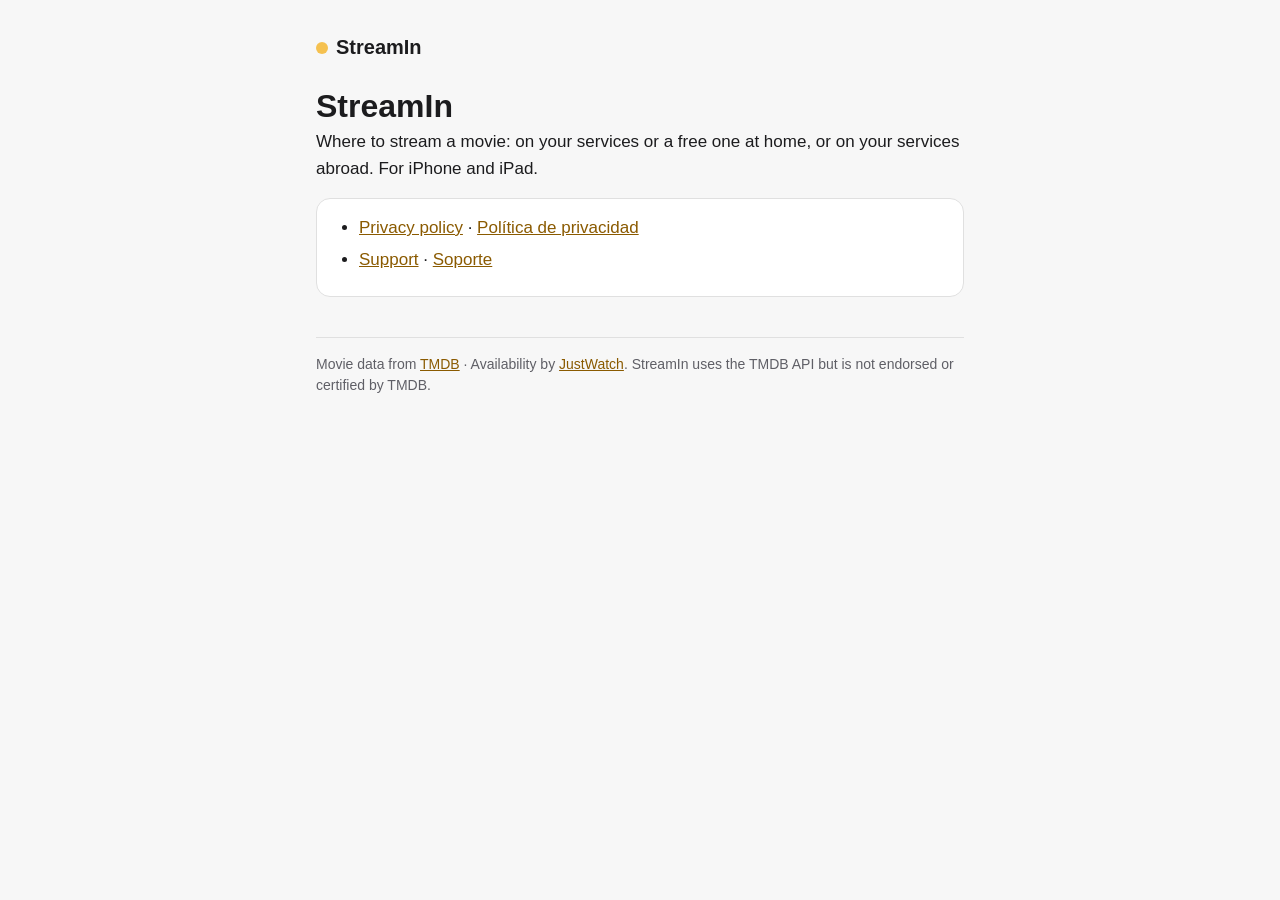
<file: site/index.html>
<!doctype html>
<html lang="en">
<head>
  <meta charset="utf-8">
  <meta name="viewport" content="width=device-width, initial-scale=1">
  <title>StreamIn</title>
  <meta name="description" content="StreamIn for iPhone and iPad: where to stream a movie, in your country and on your services abroad.">
  <link rel="stylesheet" href="style.css">
</head>
<body>
  <main>
    <header>
      <a class="brand" href="./">StreamIn</a>
    </header>

    <h1>StreamIn</h1>
    <p>Where to stream a movie: on your services or a free one at home, or on your services
    abroad. For iPhone and iPad.</p>

    <div class="card">
      <ul>
        <li><a href="privacy/">Privacy policy</a> · <a href="es/privacy/" lang="es">Política de privacidad</a></li>
        <li><a href="support/">Support</a> · <a href="es/support/" lang="es">Soporte</a></li>
      </ul>
    </div>

    <footer>
      <p>Movie data from <a href="https://www.themoviedb.org/">TMDB</a> · Availability by
      <a href="https://www.justwatch.com/">JustWatch</a>. StreamIn uses the TMDB API but is not
      endorsed or certified by TMDB.</p>
    </footer>
  </main>
</body>
</html>
</file>
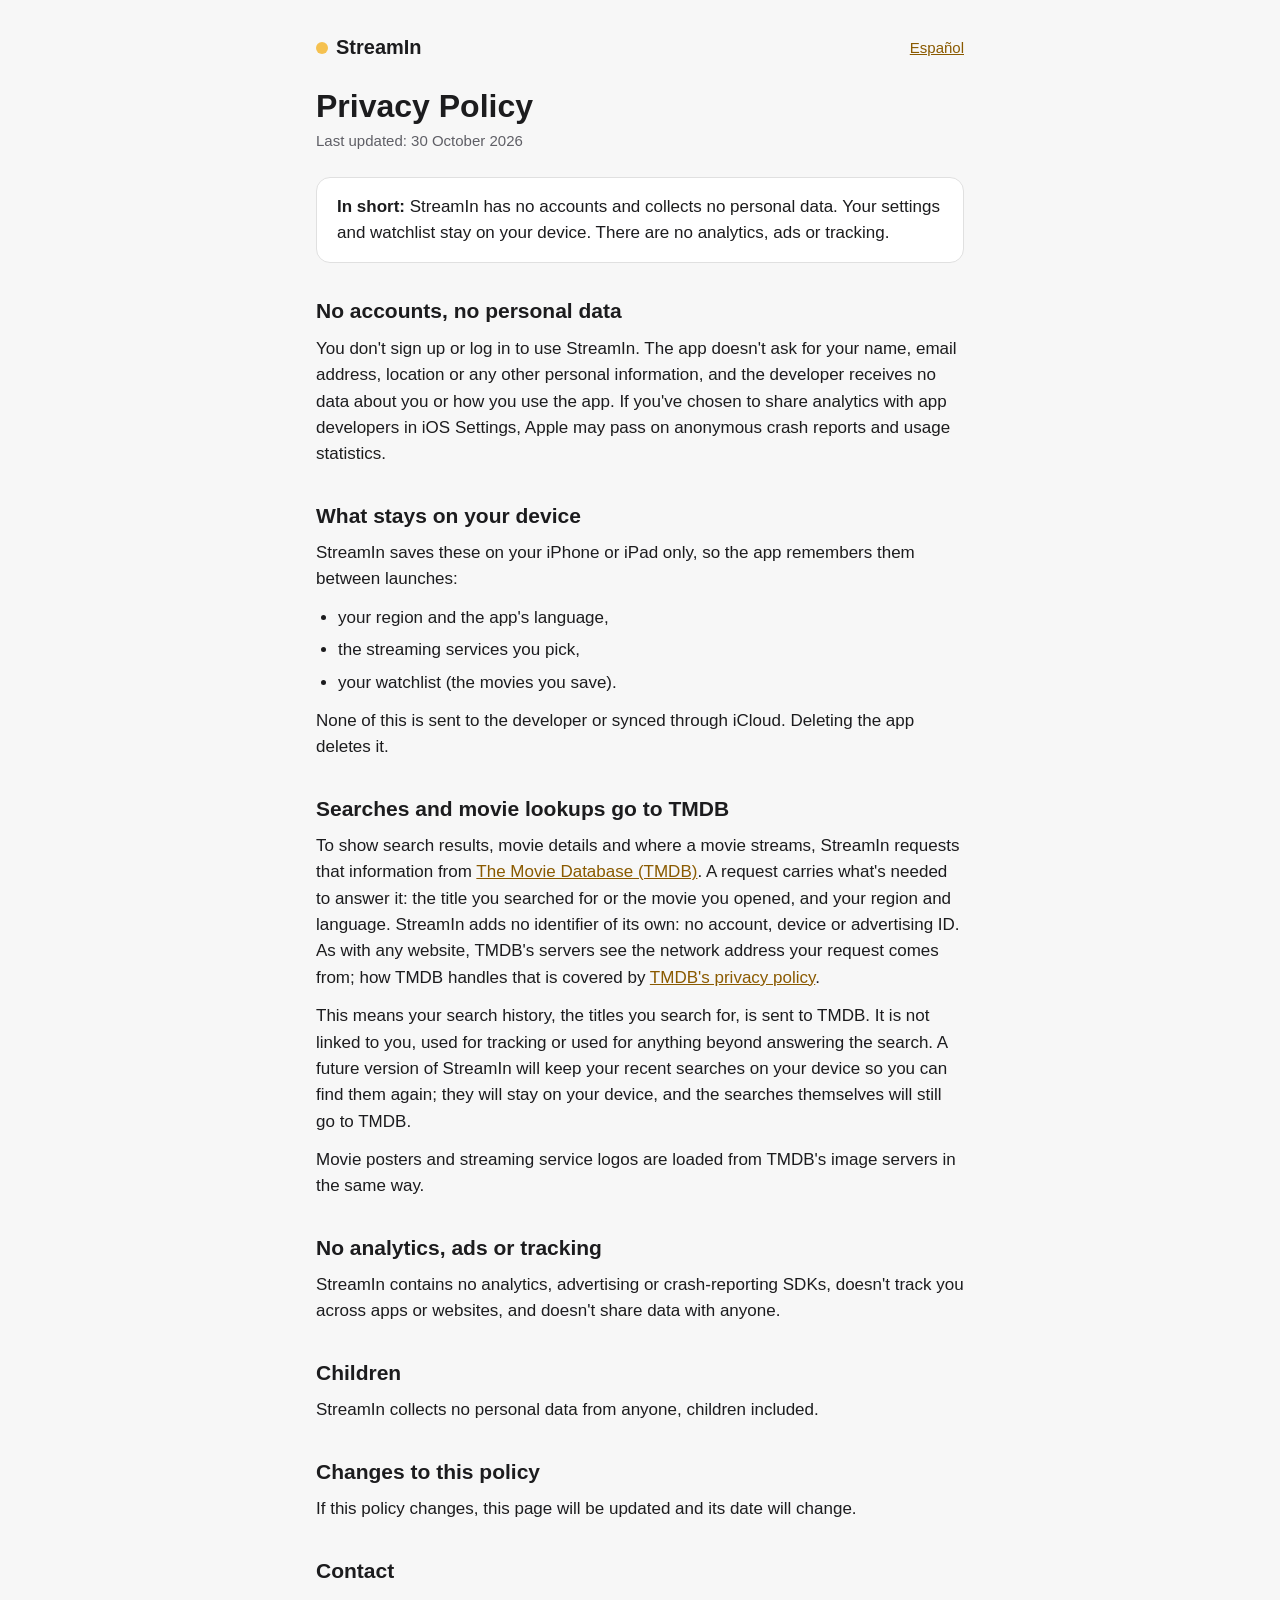
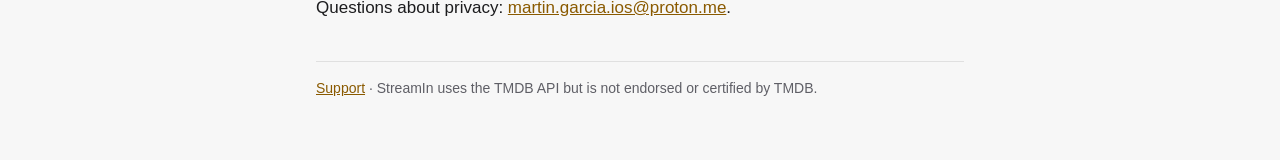
<file: site/privacy/index.html>
<!doctype html>
<html lang="en">
<head>
  <meta charset="utf-8">
  <meta name="viewport" content="width=device-width, initial-scale=1">
  <title>Privacy Policy · StreamIn</title>
  <meta name="description" content="StreamIn collects no personal data. Your settings and watchlist stay on your device.">
  <link rel="alternate" hreflang="es" href="../es/privacy/">
  <link rel="stylesheet" href="../style.css">
</head>
<body>
  <main>
    <header>
      <a class="brand" href="../">StreamIn</a>
      <a class="language" href="../es/privacy/" hreflang="es" lang="es">Español</a>
    </header>

    <h1>Privacy Policy</h1>
    <p class="updated">Last updated: 30 October 2026</p>

    <div class="card">
      <p><strong>In short:</strong> StreamIn has no accounts and collects no personal data.
      Your settings and watchlist stay on your device. There are no analytics, ads or tracking.</p>
    </div>

    <h2>No accounts, no personal data</h2>
    <p>You don't sign up or log in to use StreamIn. The app doesn't ask for your name, email
    address, location or any other personal information, and the developer receives no data
    about you or how you use the app. If you've chosen to share analytics with app developers in
    iOS Settings, Apple may pass on anonymous crash reports and usage statistics.</p>

    <h2>What stays on your device</h2>
    <p>StreamIn saves these on your iPhone or iPad only, so the app remembers them between
    launches:</p>
    <ul>
      <li>your region and the app's language,</li>
      <li>the streaming services you pick,</li>
      <li>your watchlist (the movies you save).</li>
    </ul>
    <p>None of this is sent to the developer or synced through iCloud. Deleting the app deletes it.</p>

    <h2>Searches and movie lookups go to TMDB</h2>
    <p>To show search results, movie details and where a movie streams, StreamIn requests that
    information from <a href="https://www.themoviedb.org/">The Movie Database (TMDB)</a>. A request
    carries what's needed to answer it: the title you searched for or the movie you opened, and
    your region and language. StreamIn adds no identifier of its own: no account, device or
    advertising ID. As with any website, TMDB's servers see the network address your request comes
    from; how TMDB handles that is covered by
    <a href="https://www.themoviedb.org/privacy-policy">TMDB's privacy policy</a>.</p>
    <p>This means your search history, the titles you search for, is sent to TMDB. It is not linked
    to you, used for tracking or used for anything beyond answering the search. A future version
    of StreamIn will keep your recent searches on your device so you can find them again; they
    will stay on your device, and the searches themselves will still go to TMDB.</p>
    <p>Movie posters and streaming service logos are loaded from TMDB's image servers in the same way.</p>

    <h2>No analytics, ads or tracking</h2>
    <p>StreamIn contains no analytics, advertising or crash-reporting SDKs, doesn't track you across
    apps or websites, and doesn't share data with anyone.</p>

    <h2>Children</h2>
    <p>StreamIn collects no personal data from anyone, children included.</p>

    <h2>Changes to this policy</h2>
    <p>If this policy changes, this page will be updated and its date will change.</p>

    <h2>Contact</h2>
    <p>Questions about privacy: <a href="mailto:martin.garcia.ios@proton.me">martin.garcia.ios@proton.me</a>.</p>

    <footer>
      <p><a href="../support/">Support</a> · StreamIn uses the TMDB API but is not endorsed or
      certified by TMDB.</p>
    </footer>
  </main>
</body>
</html>
</file>
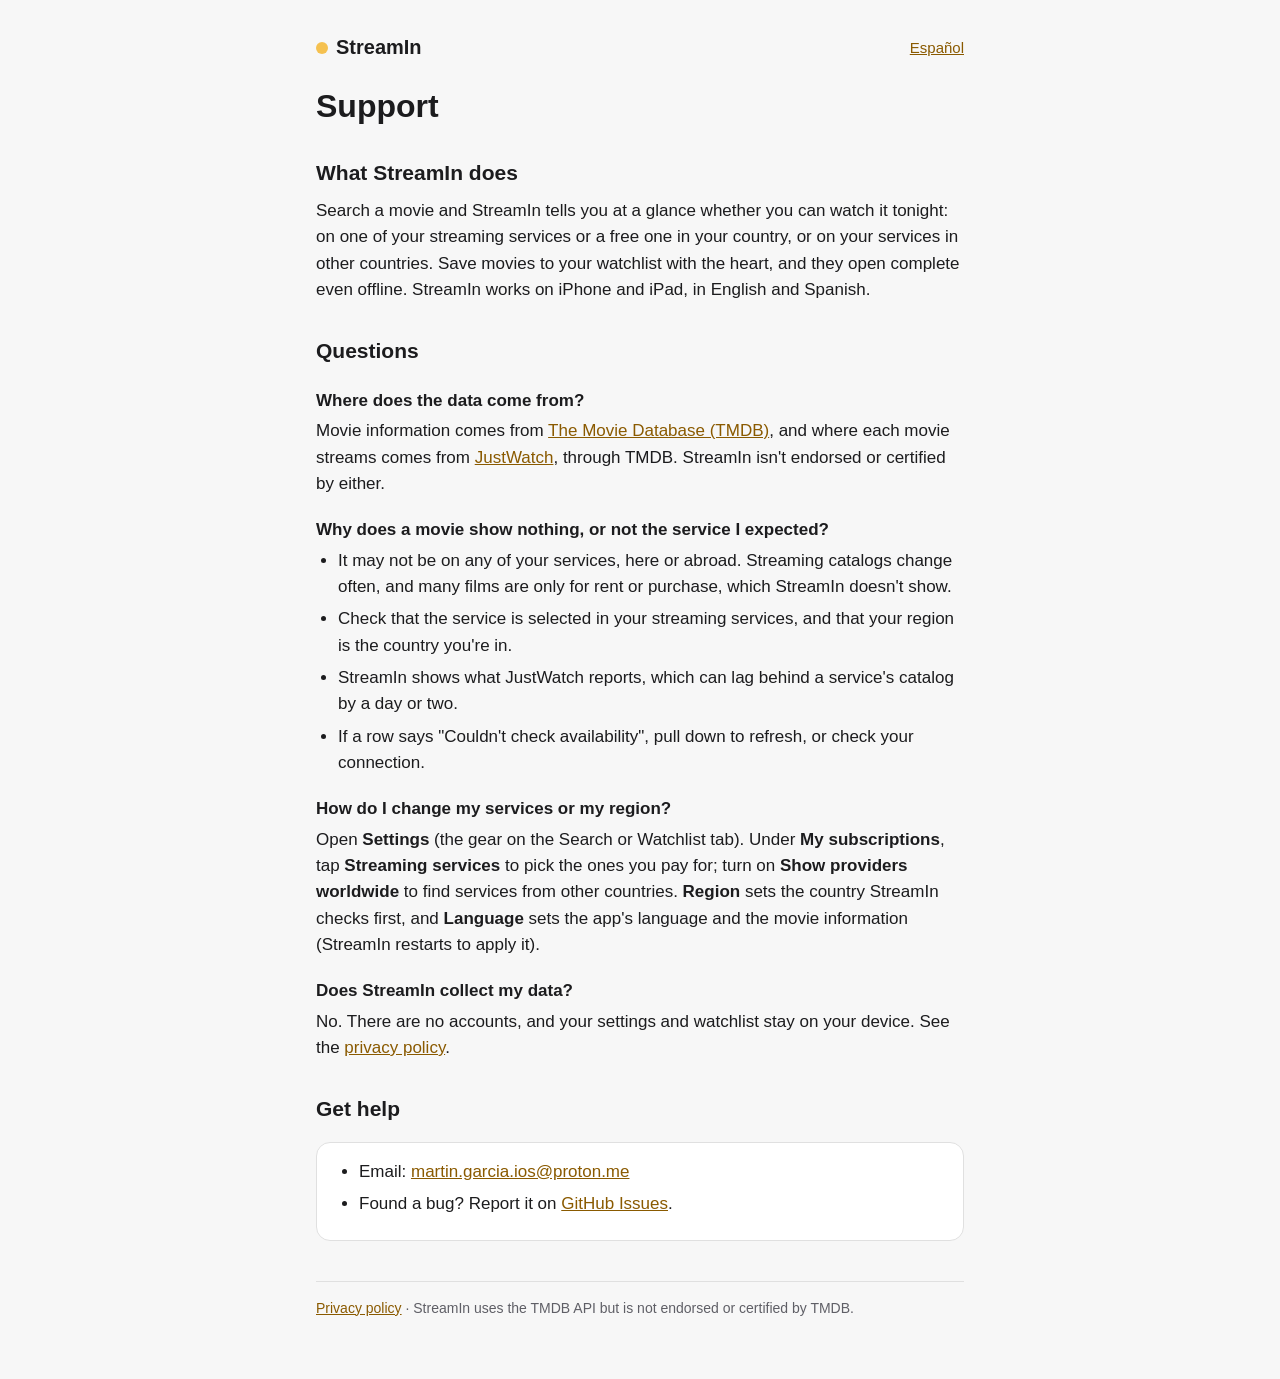
<file: site/support/index.html>
<!doctype html>
<html lang="en">
<head>
  <meta charset="utf-8">
  <meta name="viewport" content="width=device-width, initial-scale=1">
  <title>Support · StreamIn</title>
  <meta name="description" content="Help with StreamIn: where its data comes from, why a movie shows nothing, and how to get in touch.">
  <link rel="alternate" hreflang="es" href="../es/support/">
  <link rel="stylesheet" href="../style.css">
</head>
<body>
  <main>
    <header>
      <a class="brand" href="../">StreamIn</a>
      <a class="language" href="../es/support/" hreflang="es" lang="es">Español</a>
    </header>

    <h1>Support</h1>

    <h2>What StreamIn does</h2>
    <p>Search a movie and StreamIn tells you at a glance whether you can watch it tonight: on one
    of your streaming services or a free one in your country, or on your services in other
    countries. Save movies to your watchlist with the heart, and they open complete even offline.
    StreamIn works on iPhone and iPad, in English and Spanish.</p>

    <h2>Questions</h2>

    <h3>Where does the data come from?</h3>
    <p>Movie information comes from <a href="https://www.themoviedb.org/">The Movie Database
    (TMDB)</a>, and where each movie streams comes from <a href="https://www.justwatch.com/">JustWatch</a>,
    through TMDB. StreamIn isn't endorsed or certified by either.</p>

    <h3>Why does a movie show nothing, or not the service I expected?</h3>
    <ul>
      <li>It may not be on any of your services, here or abroad. Streaming catalogs change often,
      and many films are only for rent or purchase, which StreamIn doesn't show.</li>
      <li>Check that the service is selected in your streaming services, and that your region is
      the country you're in.</li>
      <li>StreamIn shows what JustWatch reports, which can lag behind a service's catalog by a day
      or two.</li>
      <li>If a row says "Couldn't check availability", pull down to refresh, or check your
      connection.</li>
    </ul>

    <h3>How do I change my services or my region?</h3>
    <p>Open <strong>Settings</strong> (the gear on the Search or Watchlist tab). Under
    <strong>My subscriptions</strong>, tap <strong>Streaming services</strong> to pick the ones you
    pay for; turn on <strong>Show providers worldwide</strong> to find services from other
    countries. <strong>Region</strong> sets the country StreamIn checks first, and
    <strong>Language</strong> sets the app's language and the movie information (StreamIn restarts
    to apply it).</p>

    <h3>Does StreamIn collect my data?</h3>
    <p>No. There are no accounts, and your settings and watchlist stay on your device. See the
    <a href="../privacy/">privacy policy</a>.</p>

    <h2>Get help</h2>
    <div class="card">
      <ul>
        <li>Email: <a href="mailto:martin.garcia.ios@proton.me?subject=StreamIn%20support">martin.garcia.ios@proton.me</a></li>
        <li>Found a bug? Report it on
        <a href="https://github.com/martingarcialopez/StreamIn/issues">GitHub Issues</a>.</li>
      </ul>
    </div>

    <footer>
      <p><a href="../privacy/">Privacy policy</a> · StreamIn uses the TMDB API but is not endorsed
      or certified by TMDB.</p>
    </footer>
  </main>
</body>
</html>
</file>
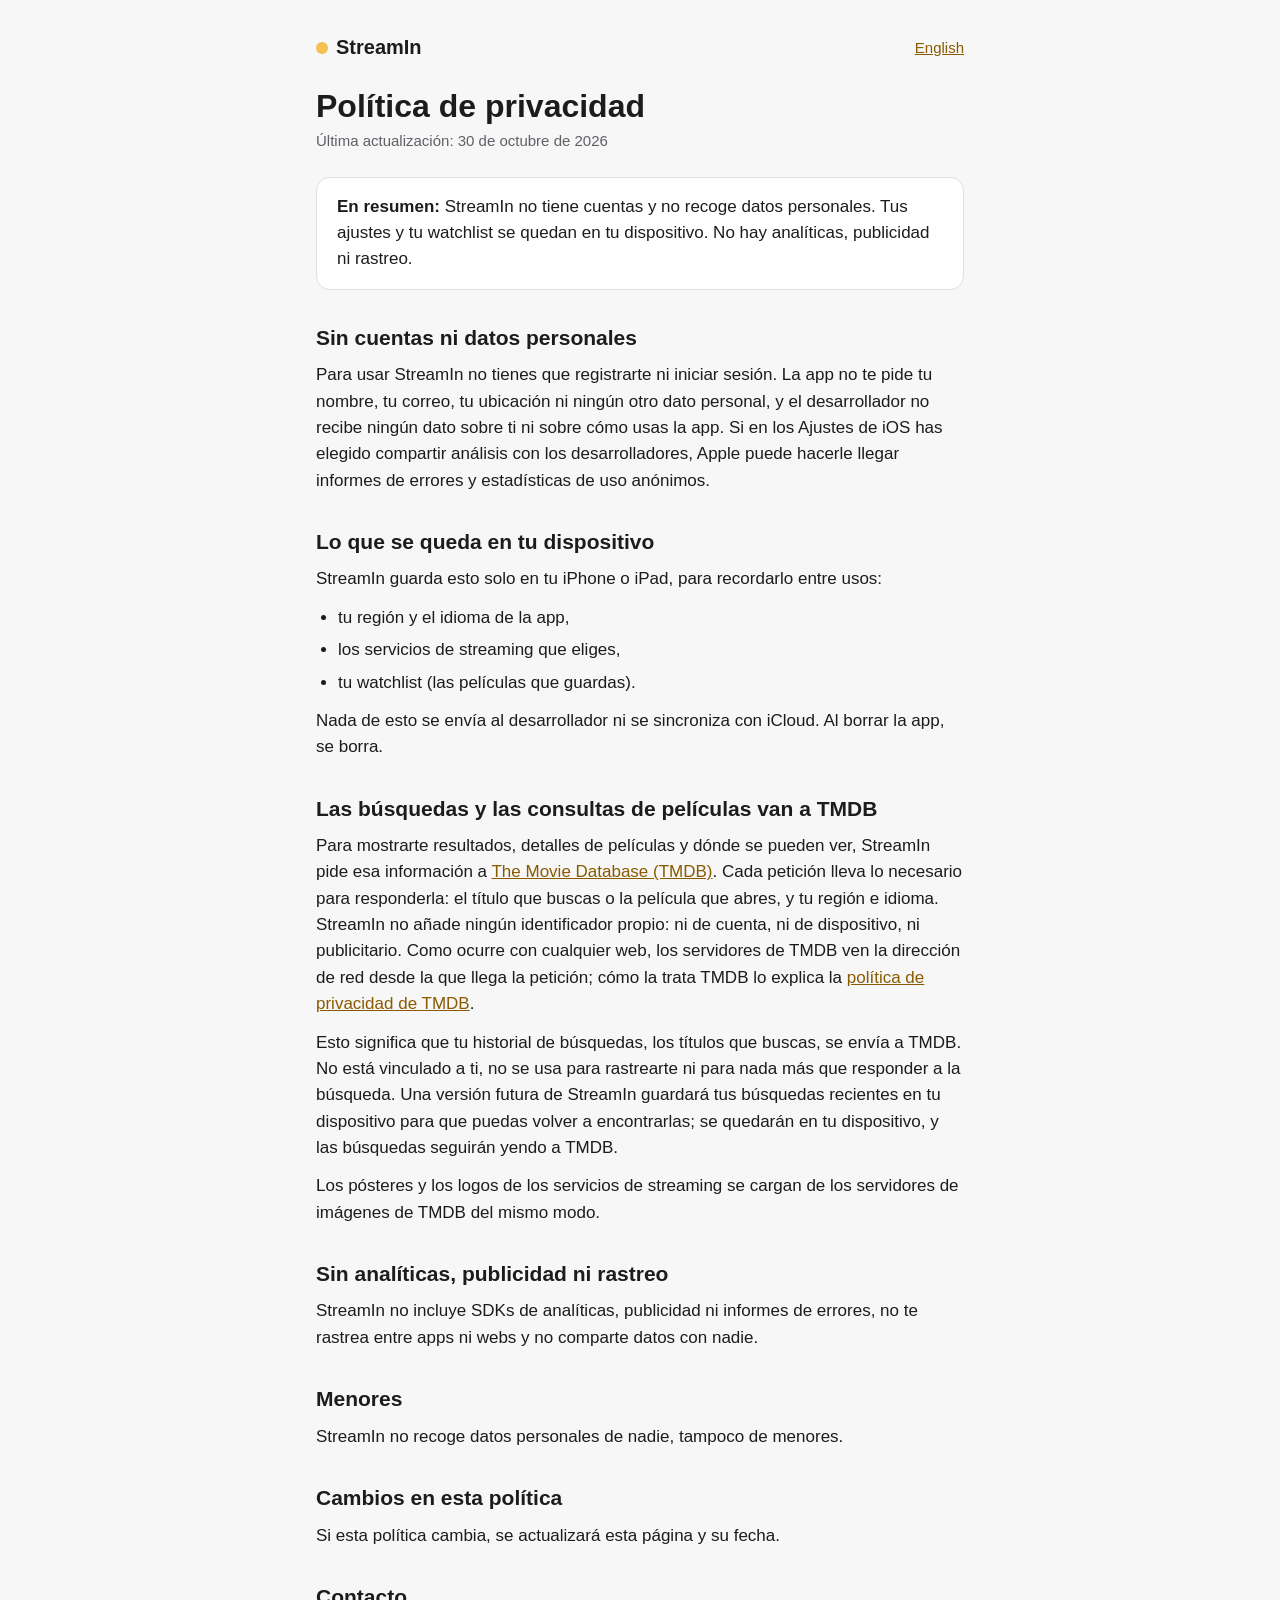
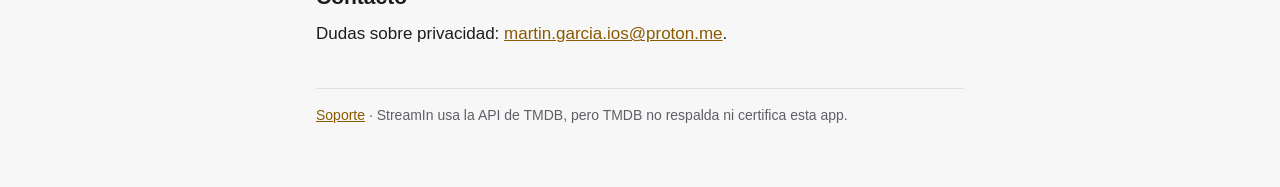
<file: site/es/privacy/index.html>
<!doctype html>
<html lang="es">
<head>
  <meta charset="utf-8">
  <meta name="viewport" content="width=device-width, initial-scale=1">
  <title>Política de privacidad · StreamIn</title>
  <meta name="description" content="StreamIn no recoge datos personales. Tus ajustes y tu watchlist se quedan en tu dispositivo.">
  <link rel="alternate" hreflang="en" href="../../privacy/">
  <link rel="stylesheet" href="../../style.css">
</head>
<body>
  <main>
    <header>
      <a class="brand" href="../../">StreamIn</a>
      <a class="language" href="../../privacy/" hreflang="en" lang="en">English</a>
    </header>

    <h1>Política de privacidad</h1>
    <p class="updated">Última actualización: 30 de octubre de 2026</p>

    <div class="card">
      <p><strong>En resumen:</strong> StreamIn no tiene cuentas y no recoge datos personales.
      Tus ajustes y tu watchlist se quedan en tu dispositivo. No hay analíticas, publicidad ni
      rastreo.</p>
    </div>

    <h2>Sin cuentas ni datos personales</h2>
    <p>Para usar StreamIn no tienes que registrarte ni iniciar sesión. La app no te pide tu
    nombre, tu correo, tu ubicación ni ningún otro dato personal, y el desarrollador no recibe
    ningún dato sobre ti ni sobre cómo usas la app. Si en los Ajustes de iOS has elegido compartir
    análisis con los desarrolladores, Apple puede hacerle llegar informes de errores y estadísticas
    de uso anónimos.</p>

    <h2>Lo que se queda en tu dispositivo</h2>
    <p>StreamIn guarda esto solo en tu iPhone o iPad, para recordarlo entre usos:</p>
    <ul>
      <li>tu región y el idioma de la app,</li>
      <li>los servicios de streaming que eliges,</li>
      <li>tu watchlist (las películas que guardas).</li>
    </ul>
    <p>Nada de esto se envía al desarrollador ni se sincroniza con iCloud. Al borrar la app, se borra.</p>

    <h2>Las búsquedas y las consultas de películas van a TMDB</h2>
    <p>Para mostrarte resultados, detalles de películas y dónde se pueden ver, StreamIn pide esa
    información a <a href="https://www.themoviedb.org/">The Movie Database (TMDB)</a>. Cada petición
    lleva lo necesario para responderla: el título que buscas o la película que abres, y tu región
    e idioma. StreamIn no añade ningún identificador propio: ni de cuenta, ni de dispositivo, ni
    publicitario. Como ocurre con cualquier web, los servidores de TMDB ven la dirección de red desde la que
    llega la petición; cómo la trata TMDB lo explica la
    <a href="https://www.themoviedb.org/privacy-policy">política de privacidad de TMDB</a>.</p>
    <p>Esto significa que tu historial de búsquedas, los títulos que buscas, se envía a TMDB. No
    está vinculado a ti, no se usa para rastrearte ni para nada más que responder a la búsqueda.
    Una versión futura de StreamIn guardará tus búsquedas recientes en tu dispositivo para que
    puedas volver a encontrarlas; se quedarán en tu dispositivo, y las búsquedas seguirán yendo a TMDB.</p>
    <p>Los pósteres y los logos de los servicios de streaming se cargan de los servidores de
    imágenes de TMDB del mismo modo.</p>

    <h2>Sin analíticas, publicidad ni rastreo</h2>
    <p>StreamIn no incluye SDKs de analíticas, publicidad ni informes de errores, no te rastrea
    entre apps ni webs y no comparte datos con nadie.</p>

    <h2>Menores</h2>
    <p>StreamIn no recoge datos personales de nadie, tampoco de menores.</p>

    <h2>Cambios en esta política</h2>
    <p>Si esta política cambia, se actualizará esta página y su fecha.</p>

    <h2>Contacto</h2>
    <p>Dudas sobre privacidad: <a href="mailto:martin.garcia.ios@proton.me">martin.garcia.ios@proton.me</a>.</p>

    <footer>
      <p><a href="../support/">Soporte</a> · StreamIn usa la API de TMDB, pero TMDB no respalda ni
      certifica esta app.</p>
    </footer>
  </main>
</body>
</html>
</file>
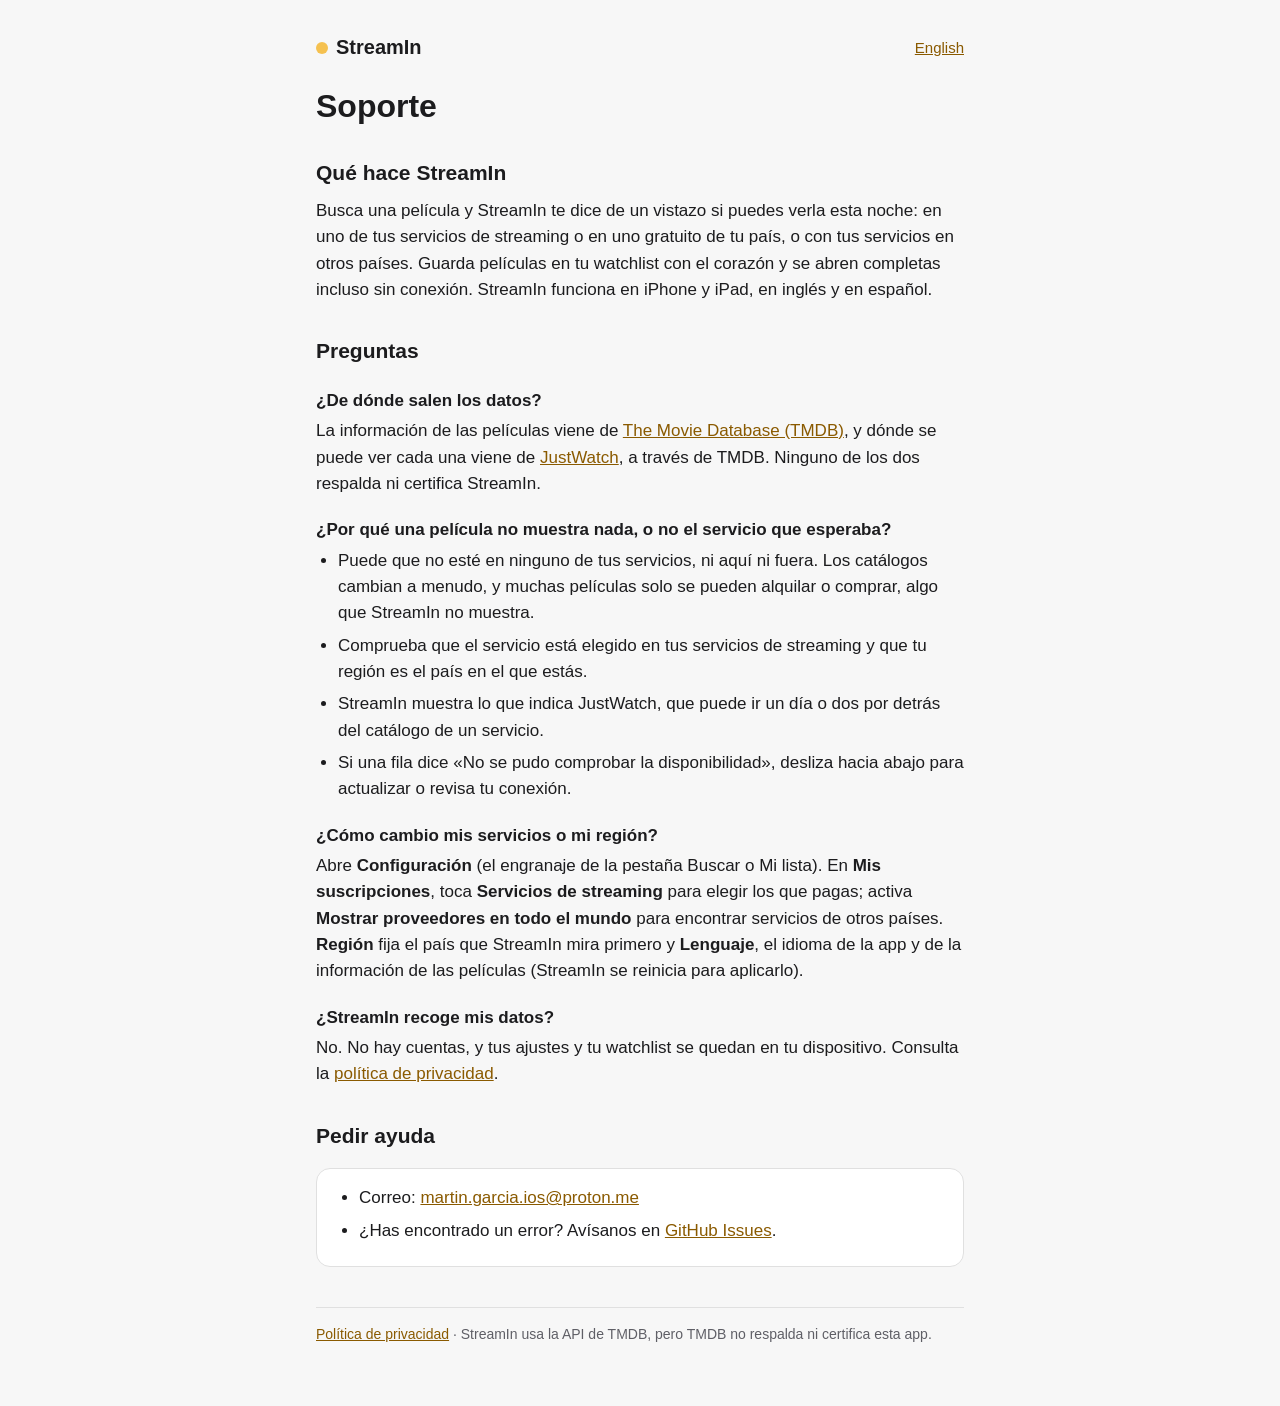
<file: site/es/support/index.html>
<!doctype html>
<html lang="es">
<head>
  <meta charset="utf-8">
  <meta name="viewport" content="width=device-width, initial-scale=1">
  <title>Soporte · StreamIn</title>
  <meta name="description" content="Ayuda con StreamIn: de dónde salen sus datos, por qué una película no muestra nada y cómo contactar.">
  <link rel="alternate" hreflang="en" href="../../support/">
  <link rel="stylesheet" href="../../style.css">
</head>
<body>
  <main>
    <header>
      <a class="brand" href="../../">StreamIn</a>
      <a class="language" href="../../support/" hreflang="en" lang="en">English</a>
    </header>

    <h1>Soporte</h1>

    <h2>Qué hace StreamIn</h2>
    <p>Busca una película y StreamIn te dice de un vistazo si puedes verla esta noche: en uno de
    tus servicios de streaming o en uno gratuito de tu país, o con tus servicios en otros países.
    Guarda películas en tu watchlist con el corazón y se abren completas incluso sin conexión.
    StreamIn funciona en iPhone y iPad, en inglés y en español.</p>

    <h2>Preguntas</h2>

    <h3>¿De dónde salen los datos?</h3>
    <p>La información de las películas viene de <a href="https://www.themoviedb.org/">The Movie
    Database (TMDB)</a>, y dónde se puede ver cada una viene de
    <a href="https://www.justwatch.com/">JustWatch</a>, a través de TMDB. Ninguno de los dos
    respalda ni certifica StreamIn.</p>

    <h3>¿Por qué una película no muestra nada, o no el servicio que esperaba?</h3>
    <ul>
      <li>Puede que no esté en ninguno de tus servicios, ni aquí ni fuera. Los catálogos cambian a
      menudo, y muchas películas solo se pueden alquilar o comprar, algo que StreamIn no muestra.</li>
      <li>Comprueba que el servicio está elegido en tus servicios de streaming y que tu región es
      el país en el que estás.</li>
      <li>StreamIn muestra lo que indica JustWatch, que puede ir un día o dos por detrás del
      catálogo de un servicio.</li>
      <li>Si una fila dice «No se pudo comprobar la disponibilidad», desliza hacia abajo para
      actualizar o revisa tu conexión.</li>
    </ul>

    <h3>¿Cómo cambio mis servicios o mi región?</h3>
    <p>Abre <strong>Configuración</strong> (el engranaje de la pestaña Buscar o Mi lista). En
    <strong>Mis suscripciones</strong>, toca <strong>Servicios de streaming</strong> para elegir los
    que pagas; activa <strong>Mostrar proveedores en todo el mundo</strong> para encontrar servicios
    de otros países. <strong>Región</strong> fija el país que StreamIn mira primero y
    <strong>Lenguaje</strong>, el idioma de la app y de la información de las películas (StreamIn se
    reinicia para aplicarlo).</p>

    <h3>¿StreamIn recoge mis datos?</h3>
    <p>No. No hay cuentas, y tus ajustes y tu watchlist se quedan en tu dispositivo. Consulta la
    <a href="../privacy/">política de privacidad</a>.</p>

    <h2>Pedir ayuda</h2>
    <div class="card">
      <ul>
        <li>Correo: <a href="mailto:martin.garcia.ios@proton.me?subject=StreamIn%20soporte">martin.garcia.ios@proton.me</a></li>
        <li>¿Has encontrado un error? Avísanos en
        <a href="https://github.com/martingarcialopez/StreamIn/issues">GitHub Issues</a>.</li>
      </ul>
    </div>

    <footer>
      <p><a href="../privacy/">Política de privacidad</a> · StreamIn usa la API de TMDB, pero TMDB
      no respalda ni certifica esta app.</p>
    </footer>
  </main>
</body>
</html>
</file>
<file: site/style.css>
/* StreamIn's privacy and support pages. Colors follow the app's AppPalette. */

:root {
  color-scheme: light dark;
  --background: #f7f7f7;
  --card: #ffffff;
  --separator: #e0e0e0;
  --text: #1c1c1e;
  --secondary-text: #5f5f66;
  --accent: #f5c150;
  --link: #8a5a00;
}

@media (prefers-color-scheme: dark) {
  :root {
    --background: #1a1a1a;
    --card: #2a2a2a;
    --separator: #3a3a3a;
    --text: #f2f2f7;
    --secondary-text: #a1a1a8;
    --accent: #ffcb6b;
    --link: #ffcb6b;
  }
}

* { box-sizing: border-box; }

body {
  margin: 0;
  background: var(--background);
  color: var(--text);
  font: 17px/1.55 -apple-system, BlinkMacSystemFont, "SF Pro Text", "Helvetica Neue", Arial, sans-serif;
  -webkit-text-size-adjust: 100%;
}

main {
  max-width: 680px;
  margin: 0 auto;
  padding: 32px 16px 48px;
}

header {
  display: flex;
  align-items: center;
  justify-content: space-between;
  gap: 16px;
  margin-bottom: 24px;
}

.brand {
  font-weight: 700;
  font-size: 20px;
  color: var(--text);
  text-decoration: none;
}

.brand::before {
  content: "";
  display: inline-block;
  width: 12px;
  height: 12px;
  margin-right: 8px;
  border-radius: 50%;
  background: var(--accent);
}

.language {
  font-size: 15px;
}

h1 {
  font-size: 32px;
  line-height: 1.2;
  margin: 0 0 4px;
}

h2 {
  font-size: 21px;
  margin: 32px 0 8px;
}

h3 {
  font-size: 17px;
  margin: 20px 0 4px;
}

p, ul { margin: 0 0 12px; }

ul { padding-left: 22px; }

li { margin-bottom: 6px; }

a { color: var(--link); }

.updated {
  color: var(--secondary-text);
  font-size: 15px;
  margin-bottom: 24px;
}

.card {
  background: var(--card);
  border: 1px solid var(--separator);
  border-radius: 14px;
  padding: 16px 20px;
  margin: 16px 0;
}

.card p:last-child, .card ul:last-child { margin-bottom: 0; }

footer {
  margin-top: 40px;
  padding-top: 16px;
  border-top: 1px solid var(--separator);
  color: var(--secondary-text);
  font-size: 14px;
}
</file>
